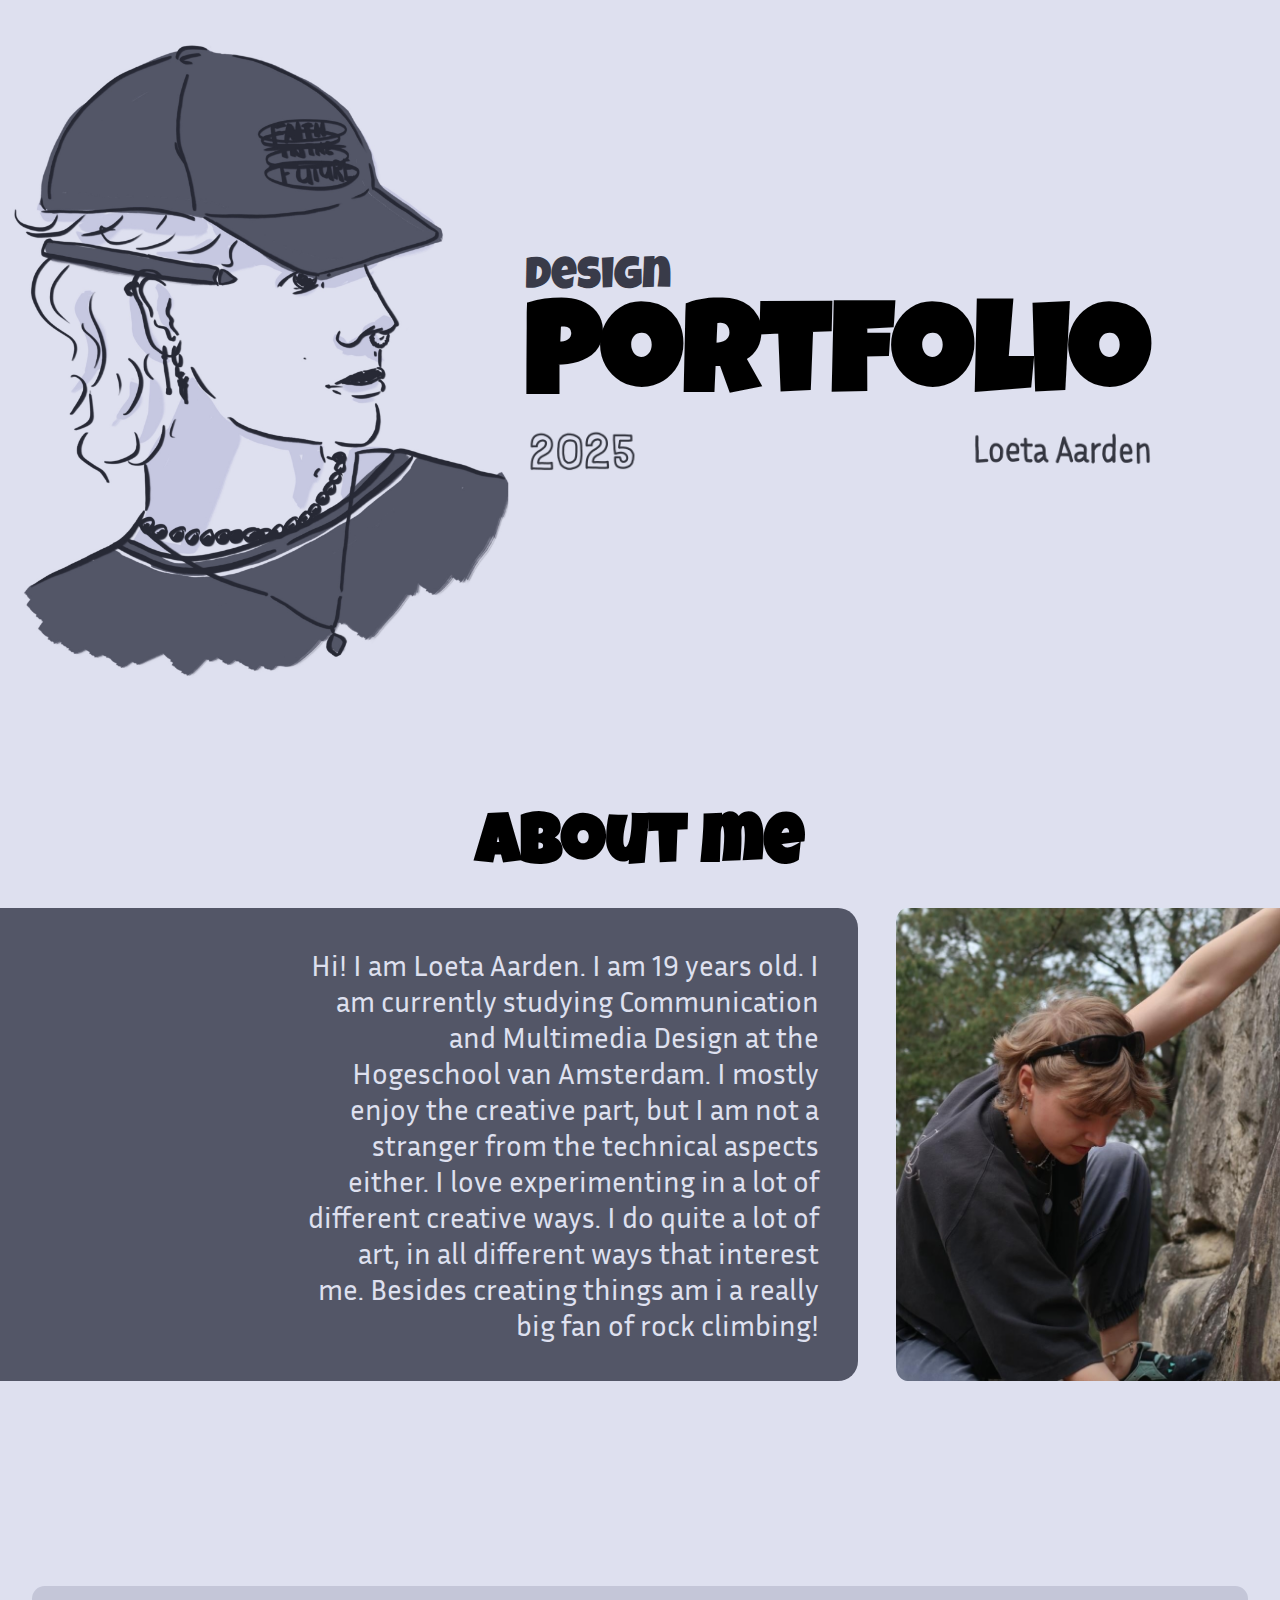
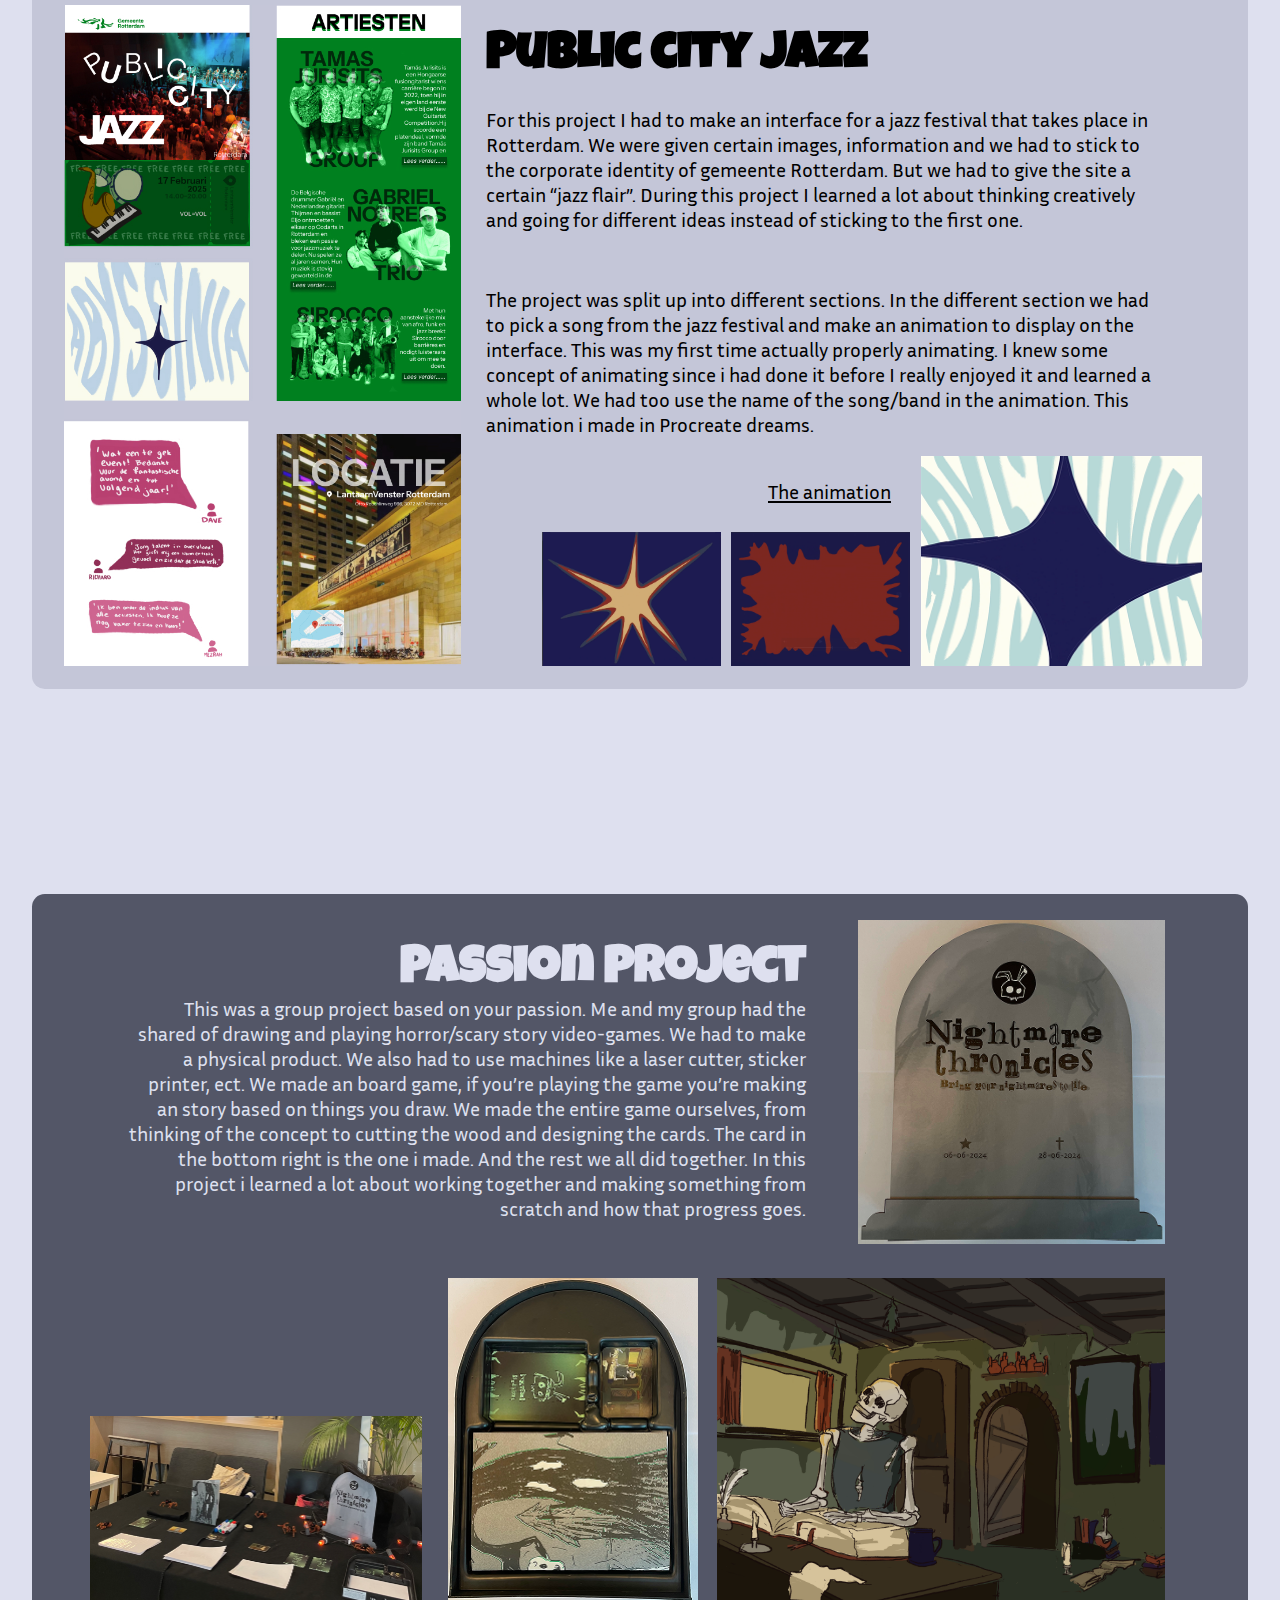
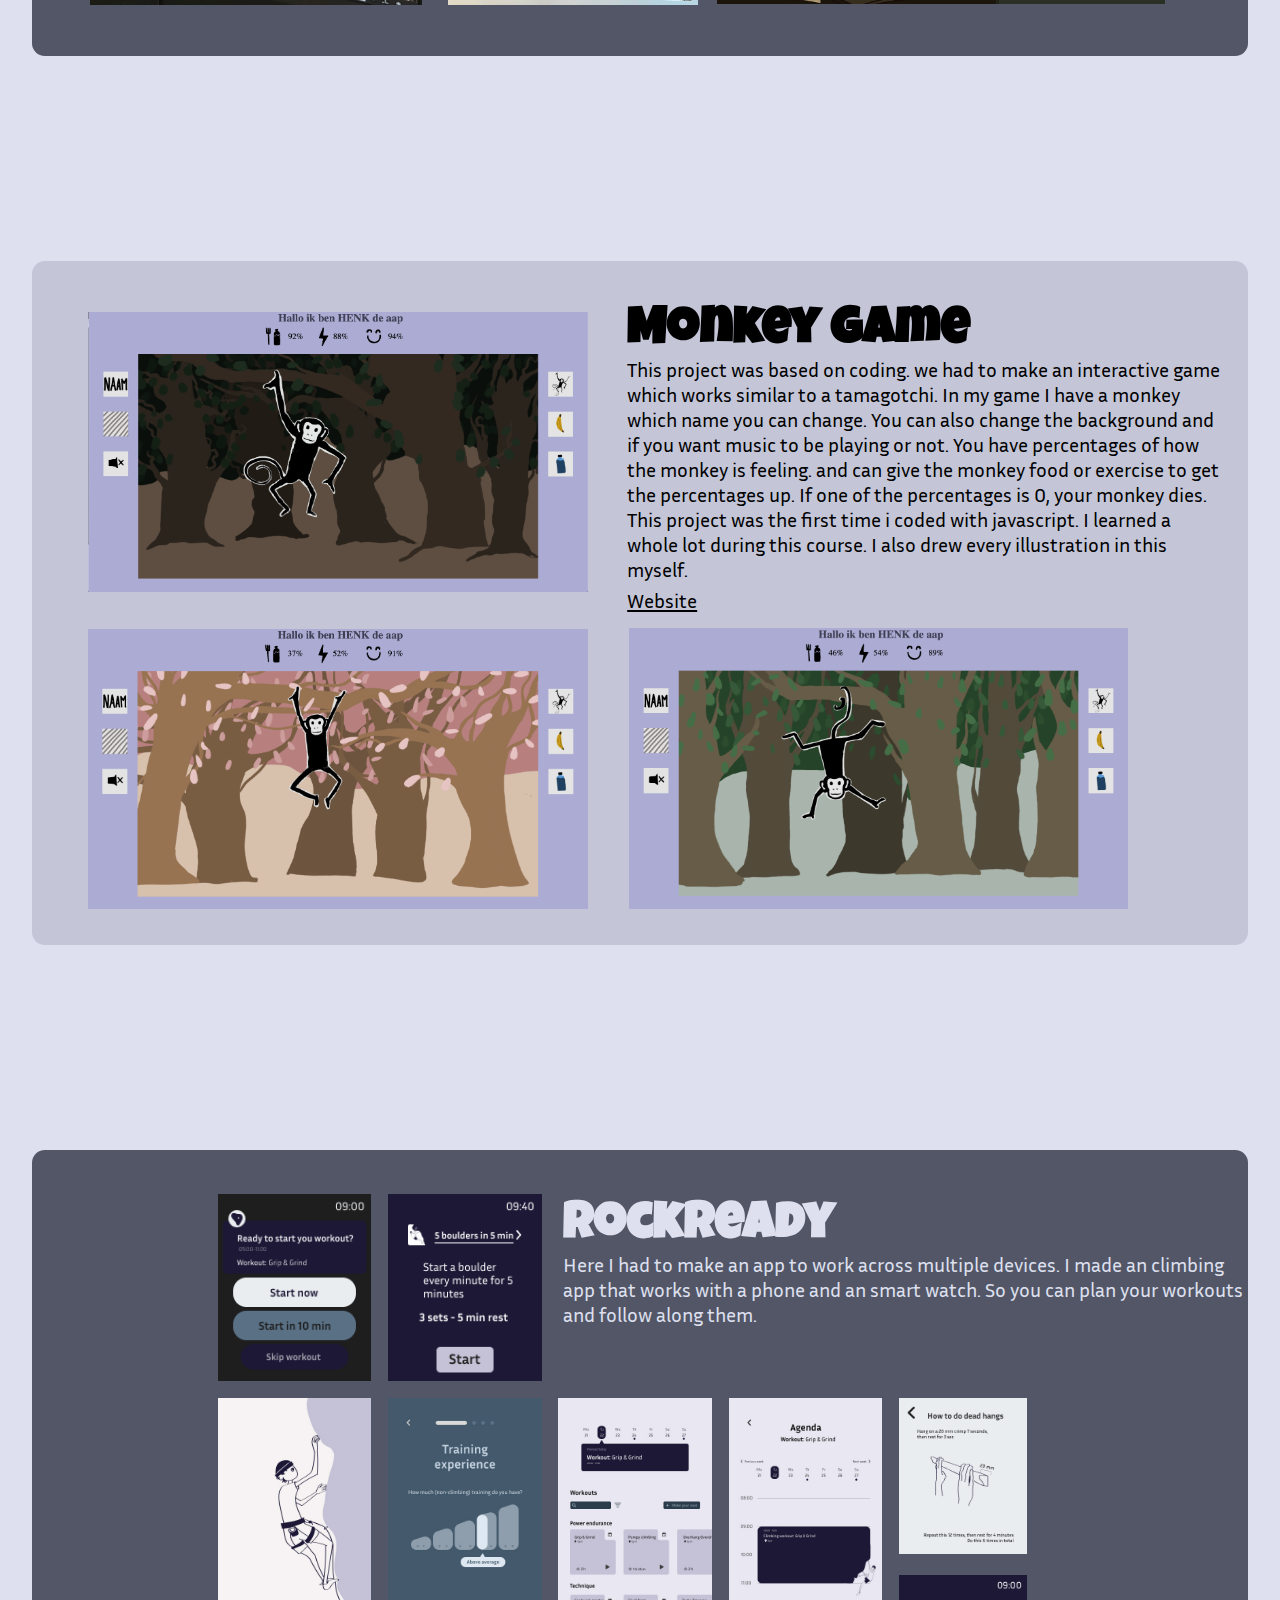
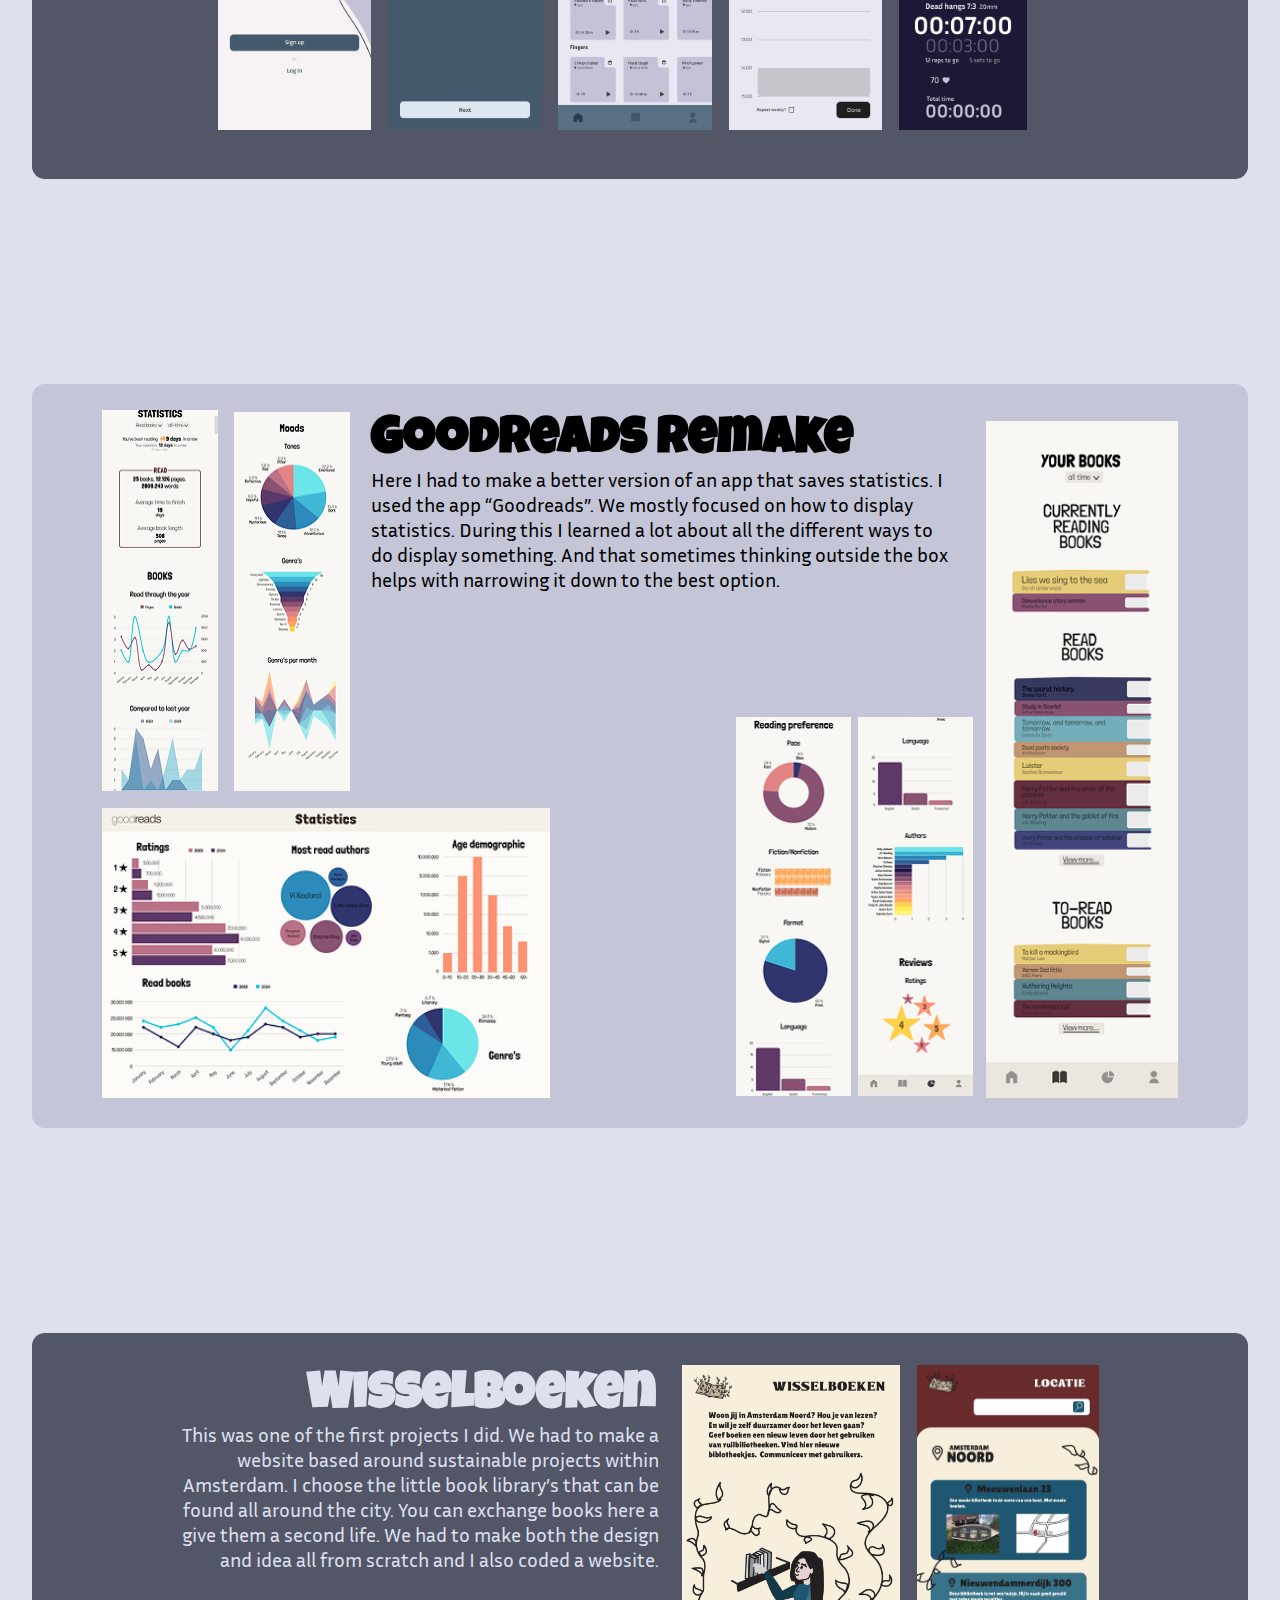
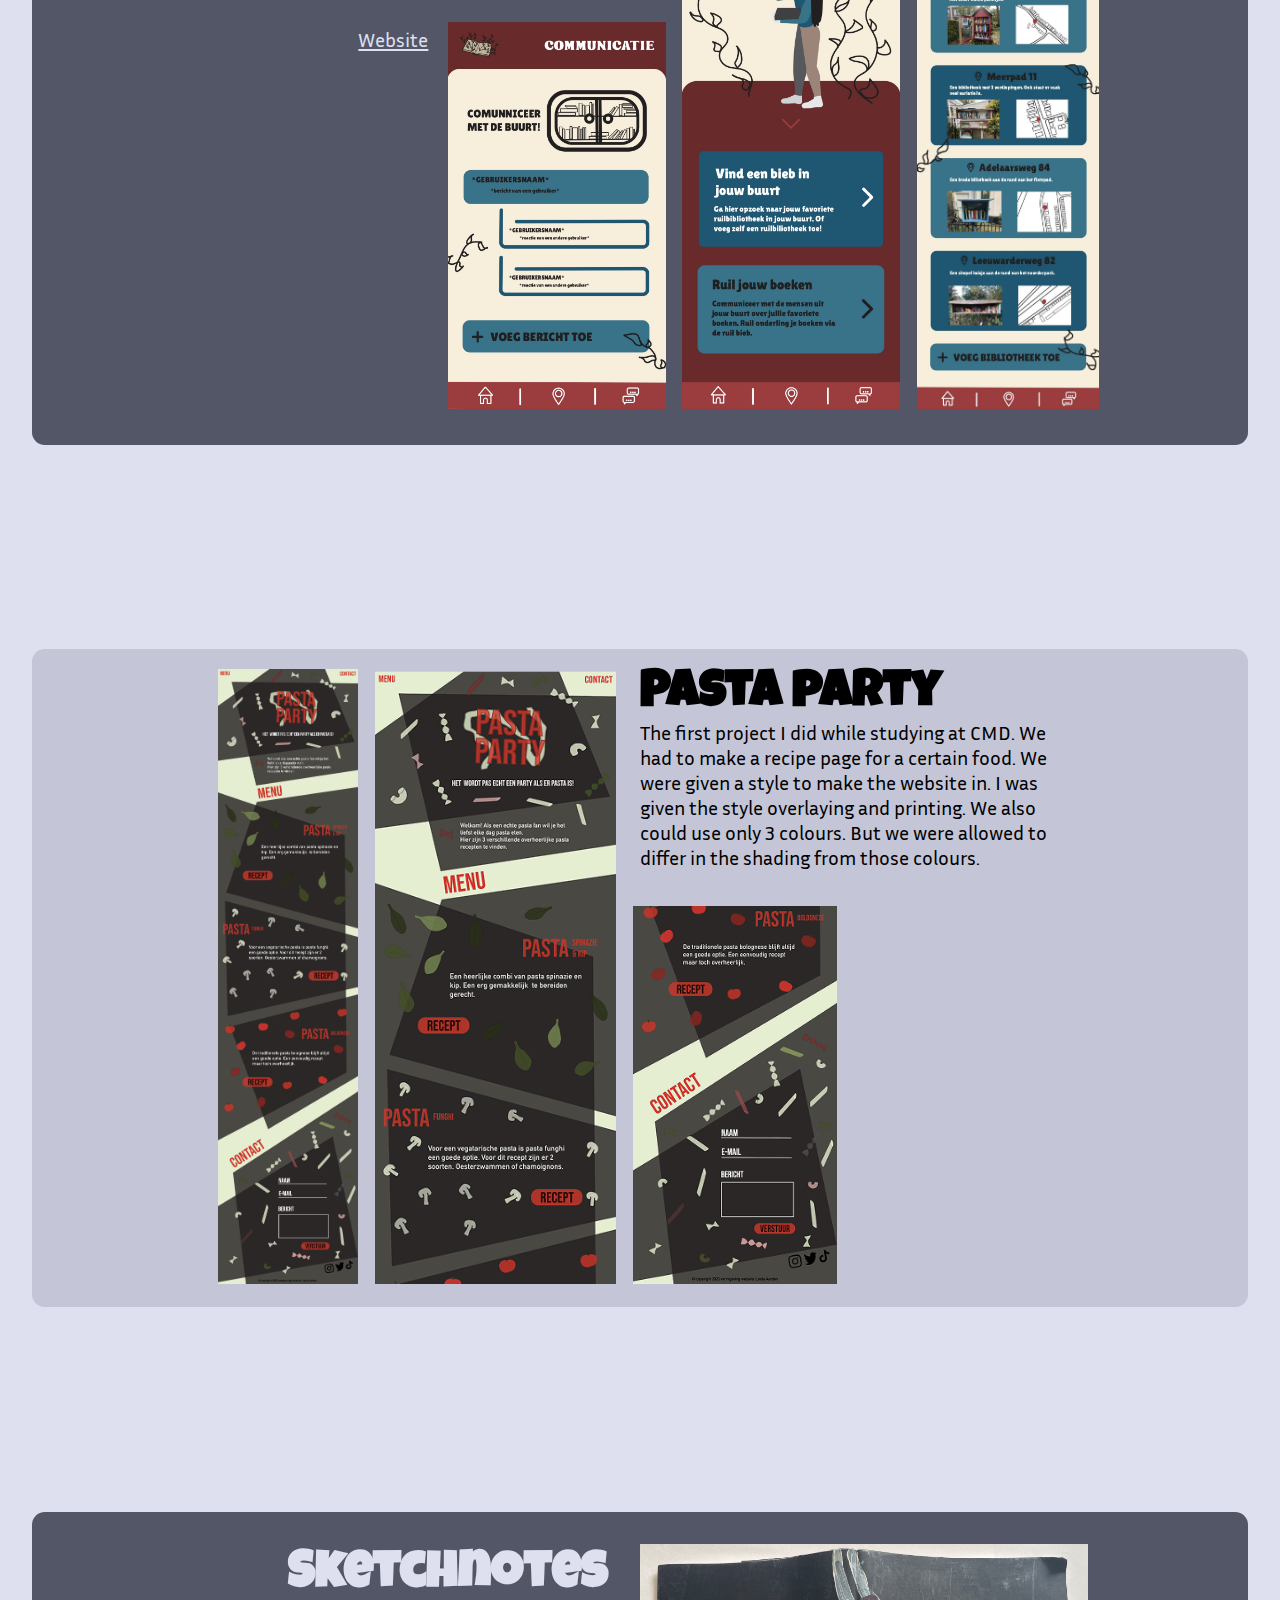
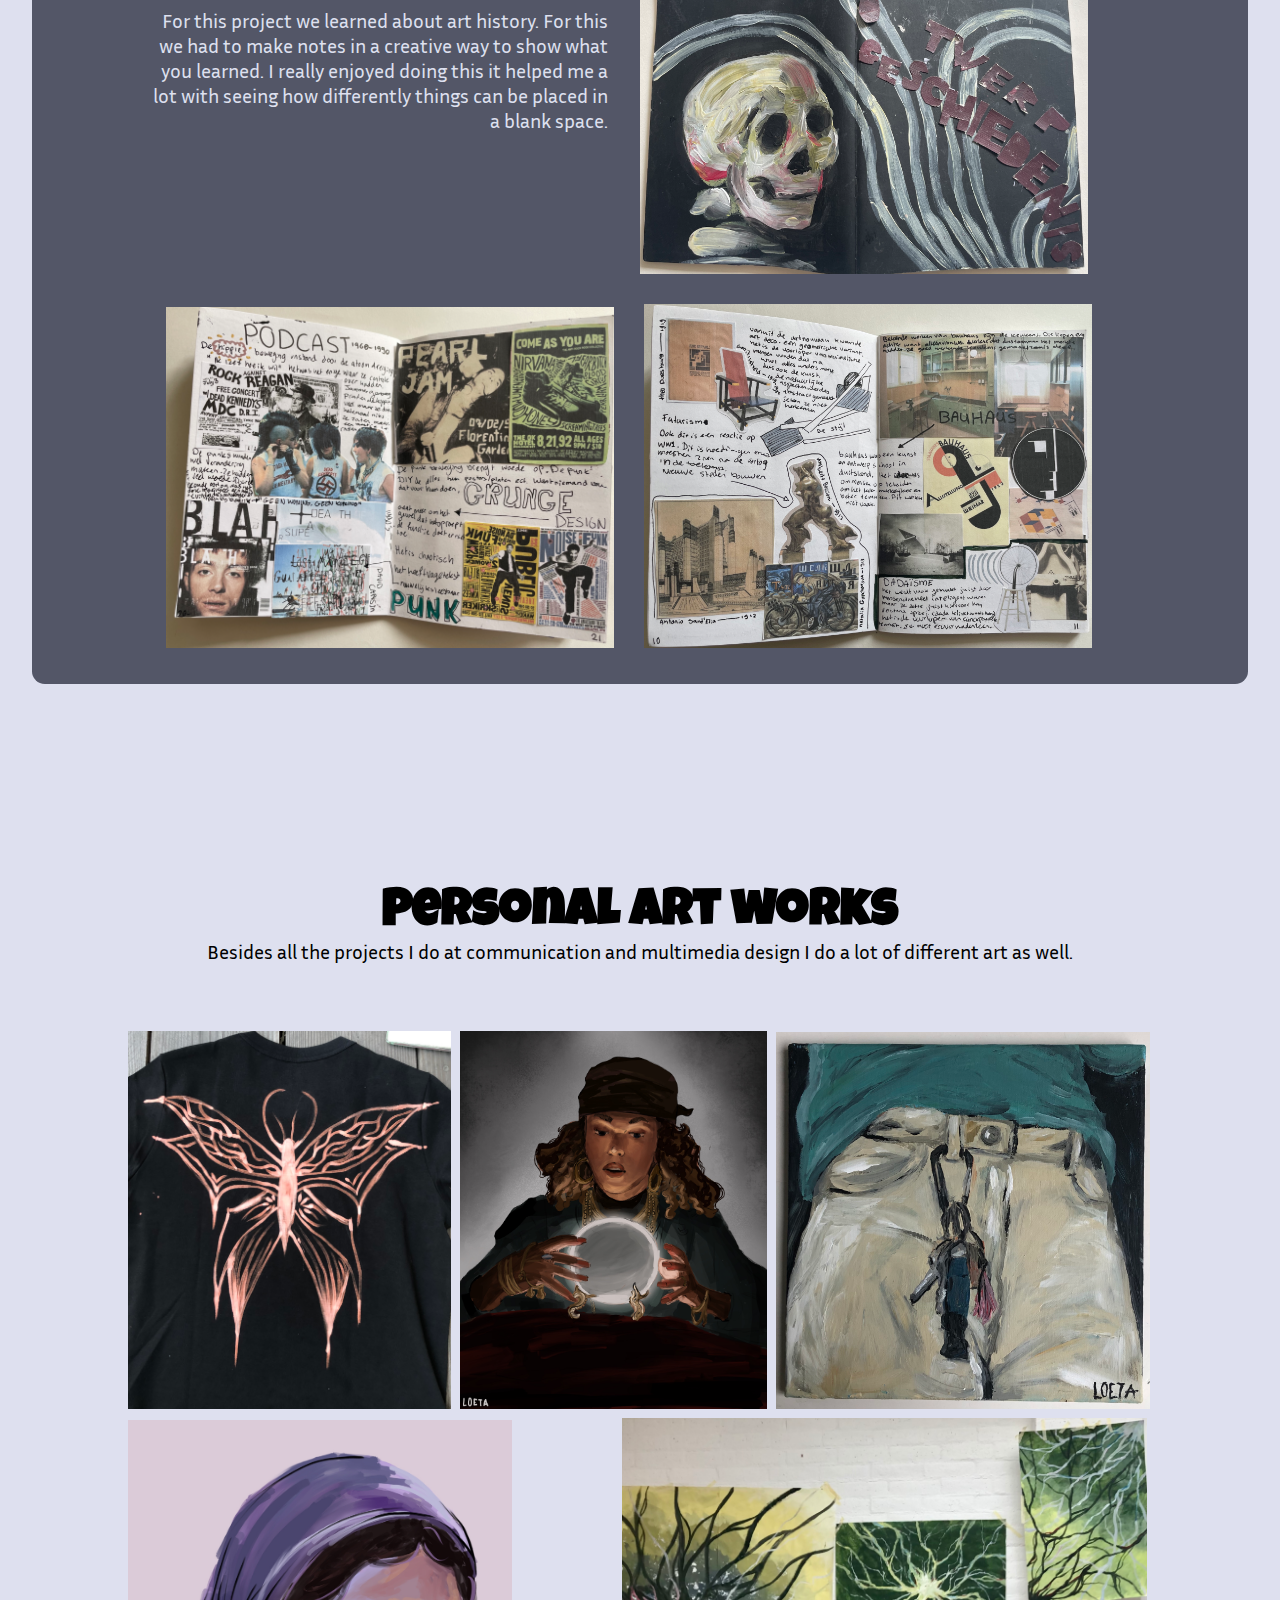
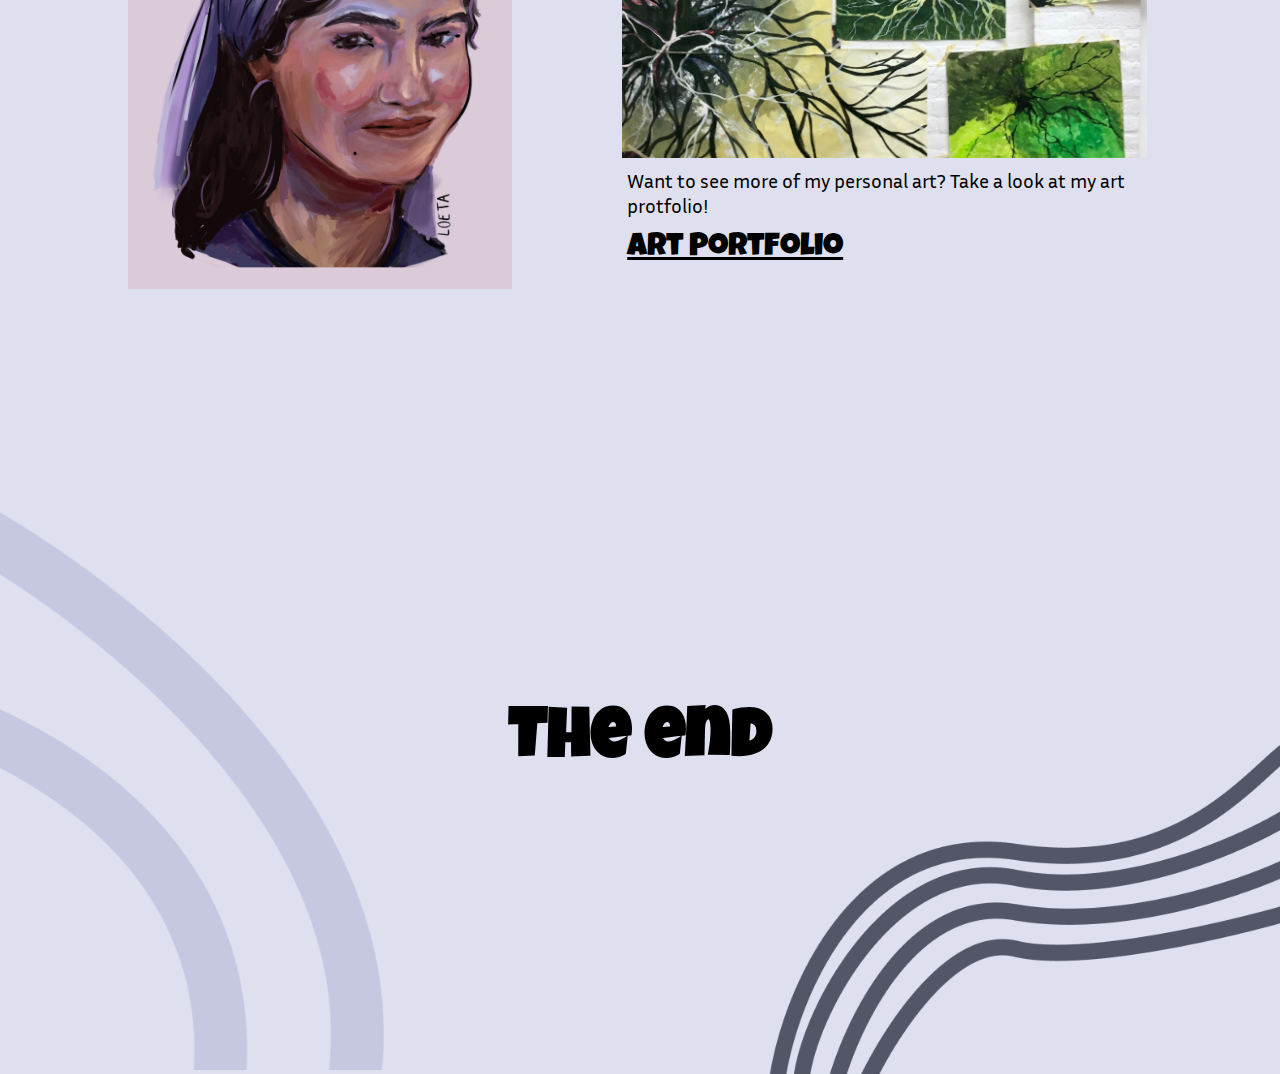
<file: index.html>
<!DOCTYPE html>
<html lang="en">
<head>
    <meta charset="UTF-8">
    <meta name="viewport" content="width=device-width, initial-scale=1.0">
    <title>Portfolio</title>
    <link href="styles/style.css" rel="stylesheet">
    <link rel="icon" href="images/favicon.png">
</head>
<body>
    <!-- <nav>
        <a href="index.html"><p>Portfolio</p></a>
        <a href="cv.html"><p>CV</p></a>
        <a href="contact.html"><p>Contact</p></a>
    </nav> -->
    <main>
        <section>
            <img src="images/me_hihi.jpg" alt="A drawn picture of me">
            <article>
                <p>Design</p>
                <h1>Portfolio</h1>
                <img src="images/2025-LoetaAarden.png" alt="2025 Loeta Aarden">
            </article>
        </section>

        <h2>About me</h2>
        <section>
            <p>Hi! I am Loeta Aarden. I am 19 years old. I am currently studying Communication and Multimedia Design at the Hogeschool van Amsterdam. I mostly enjoy the creative part, but I am not a stranger from the technical aspects either. I love experimenting in a lot of different creative ways. I do quite a lot of art, in all different ways that interest me. Besides creating things am i a really big fan of rock climbing!</p>
            <img src="images/Intropicture.jpg" alt="A picture of me climbing">
        </section>

        <section>
            <h3>Public city Jazz</h3>
            <p>For this project I had to make an interface for a jazz festival that takes place in Rotterdam. We were given certain images, information and we had to stick to the corporate identity of gemeente Rotterdam. But we had to give the site a certain “jazz flair”.  During this project I learned a lot about thinking creatively and going for different ideas instead of sticking to the first one.</p>
            <p>The project was split up into  different sections. In the different section we had to pick a song from the jazz festival and make an animation to display on the interface. This was my first time actually properly animating. I knew some concept of animating since i had done it before I really enjoyed it and learned a whole lot. We had too use the name of the song/band in the animation. This animation i made in Procreate dreams.</p>
            <a href="https://youtu.be/3tvPodZX7X4?si=BgOWITbq0WDqUfWl"><p>The animation</p></a>
            <img src="images/vormgevingjazz.jpg" alt="multiple images of a designed jazz website">
            <img src="images/animatie2.png" alt="a still of the animation">
            <img src="images/animatie3.png" alt="a still of the animation">
            <img src="images/animatie1.png" alt="a still of the animation">
        </section>

        <section>
            <h3>Passion Project</h3>
            <p>This was a group project based on your passion. Me and my group had the shared of drawing and playing horror/scary story video-games. We had to make a physical product. We also had to use machines like a laser cutter, sticker printer, ect. We made an board game, if you’re playing the game you’re making an story based on things you draw. We made the entire game ourselves, from thinking of the concept to cutting the wood and designing the cards. The card in the bottom right is the one i made. And the rest we all did together. In this project i learned a lot about working together and making something from scratch and how that progress goes.</p>
            <img src="images/passie4.jpeg" alt="een foto van het gemaakte product">
            <img src="images/passie3.png" alt="een foto van het gemaakte product">
            <img src="images/passie2.JPG" alt="een foto van het gemaakte product">
            <img src="images/passie1.png" alt="een foto van het gemaakte product">
        </section>

        <section>
            <h3>Monkey game</h3>
            <p>This project was based on coding. we had to make an interactive game which works similar to a tamagotchi. In my game I have a monkey which name you can change. You can also change the background and if you want music to be playing or not. You have percentages of how the monkey is feeling. and can give the monkey food or exercise to get the percentages up. If one of the percentages is 0, your monkey dies. This project was the first time i coded with javascript. I learned a whole lot during this course. I also drew every illustration in this myself.</p>
            <a href="https://loetaaarden.github.io/programmeren_eindopdracht_aap/"><p>Website</p></a>
            <img src="images/monkey1.png" alt="A picture of the website">
            <img src="images/monkey2.png" alt="A picture of the website">
            <img src="images/monkey3.png" alt="A picture of the website">
        </section>

        <section>
            <h3>RockReady</h3>
            <p>Here I had to make an app to work across multiple devices. I made an climbing app that works with a phone and an smart watch. So you can plan your workouts and follow along them.</p>
            <img src="images/rock1.png" alt="A picture of the website">
            <img src="images/rock2.png" alt="A picture of the website">
            <img src="images/rock3.jpg" alt="A picture of the website">
            <img src="images/rock4.jpg" alt="A picture of the website">
            <img src="images/rock5.jpg" alt="A picture of the website">
            <img src="images/rock6.jpg" alt="A picture of the website">
            <img src="images/rock7.png" alt="A picture of the website">
            <img src="images/rock8.png" alt="A picture of the website">
        </section>

        <section>
            <h3>Goodreads remake</h3>
            <p>Here I had to make a better version of an app that saves statistics. I used the app “Goodreads”. We mostly focused on how to display statistics. During this I learned a lot about all the different ways to do display something. And that sometimes thinking outside the box helps with narrowing it down to the best option.</p>
            <img src="images/goodreads stats1.png" alt="An image of the design">
            <img src="images/goodreads stats2.png" alt="An image of the design">
            <img src="images/goodreads dashboard.png" alt="An image of the design">
            <img src="images/goodreads stats3.png" alt="An image of the design">
            <img src="images/goodreads stats4.png" alt="An image of the design">
            <img src="images/goodreads books.png" alt="An image of the design">
        </section>

        <section>
            <h3>Wisselboeken</h3>
            <p>This was one of the first projects I did. We had to make a website based around sustainable projects within Amsterdam. I choose the little book library’s that can be found all around the city. You can exchange books here a give them a second life. We had to make both the design and idea all from scratch and I also coded a website.  </p>
            <a href="https://loetaaarden.github.io/wisselboeken/"><p>Website</p></a>
            <img src="images/wisselboeken3.jpg" alt="an image of the design">
            <img src="images/wisselboeken1.jpg" alt="an image of the design">
            <img src="images/wisselboeken2.jpg" alt="an image of the design">
        </section>
        
        <section>
            <h3>Pasta party</h3>
            <p>The first project I did while studying at CMD. We had to make a recipe page for a certain food. We were given a style to make the website in. I was given the style overlaying and printing. We also could use only 3 colours. But we were allowed to differ in the shading from those colours. </p>
            <img src="images/vormgevingPastaParty.png" alt="an image of the design">
            <img src="images/vormgevingPastaParty2.png" alt="an image of the design">
            <img src="images/vormgevingPastaParty3.png" alt="an image of the design">
        </section>

        <section>
            <h3>Sketchnotes</h3>
            <p>For this project we learned about art history. For this we had to make notes in a creative way to show what you learned. I really enjoyed doing this it helped me a lot with seeing how differently things can be placed in a blank space. </p>
            <img src="images/sketchnotes1.jpeg" alt="image of the book with sketchnotes in it">
            <img src="images/sketchnotes2.jpeg" alt="image of the book with sketchnotes in it">
            <img src="images/sketchnotes3.jpeg" alt="image of the book with sketchnotes in it">
        </section>

        <section>
            <h3>Personal art works</h3>
            <p>Besides all the projects I do at communication and multimedia design I do a lot of different art as well.</p>
            <img src="images/art1.jpeg" alt="Shirt with a bleach painting">
            <img src="images/art2.jpg" alt="A digital drawing">
            <img src="images/art3.jpeg" alt="A painting of an outfit">
            <img src="images/art4.jpg" alt="A digital painting of a woman">
            <img src="images/art5.jpeg" alt="A very big painting">
            <p>Want to see more of my personal art? Take a look at my art protfolio!</p>
            <a href="images/KunstPortfolioLoetaAarden.pdf" target="_blank"><p>Art Portfolio</p></a>
        </section>

        <section>
            <h2>The end</h2>
            <img src="images/line1.png" alt="a decrotive line">
            <img src="images/line2.png" alt="a decrotive line">
        </section>
    </main>
</body>
</html>
</file>
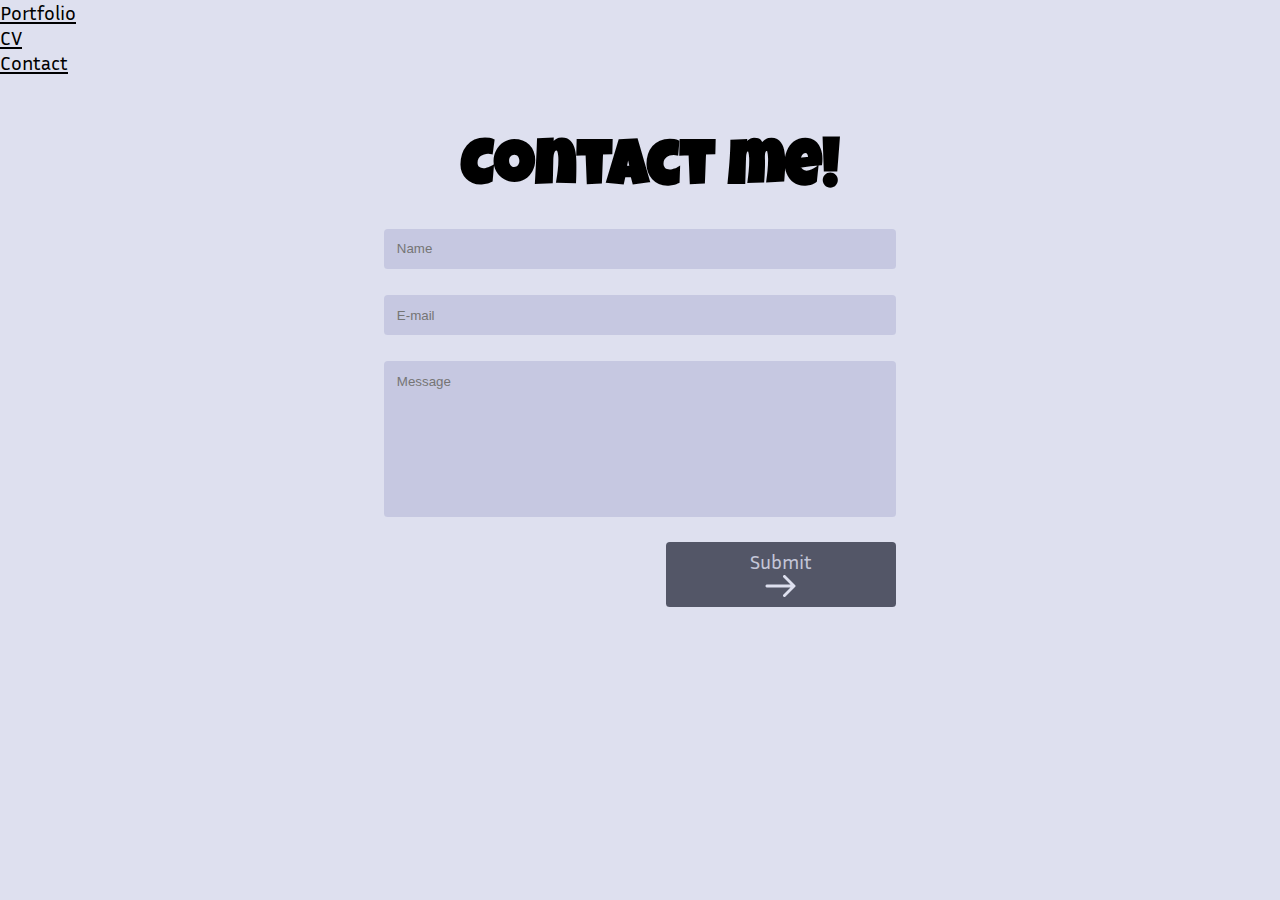
<file: contact.html>
<!DOCTYPE html>
<html lang="en">
<head>
    <meta charset="UTF-8">
    <meta name="viewport" content="width=device-width, initial-scale=1.0">
    <title>Contact</title>
    <link href="styles/style.css" rel="stylesheet">
</head>
<body class="contact">
    <nav>
        <a href="index.html"><p>Portfolio</p></a>
        <a href="cv.html"><p>CV</p></a>
        <a href="contact.html"><p>Contact</p></a>
    </nav>

    <main>
        <h1>Contact me!</h1>
        <form action="https://api.web3forms.com/submit" method="POST">
            <input type="hidden" name="access_key" value="eda88f88-60d5-4b27-97fa-c43993aff5f0">
            <input type="text" name="name" placeholder="Name" required>
            <input type="email" name="email" placeholder="E-mail" required>
            <input type="message" name="message" placeholder="Message" required>
            <button type="submit"><p>Submit</p><img src="images/arrow.png" alt="an arrow"></button>
        </form>
    </main>

</body>
</html>
</file>
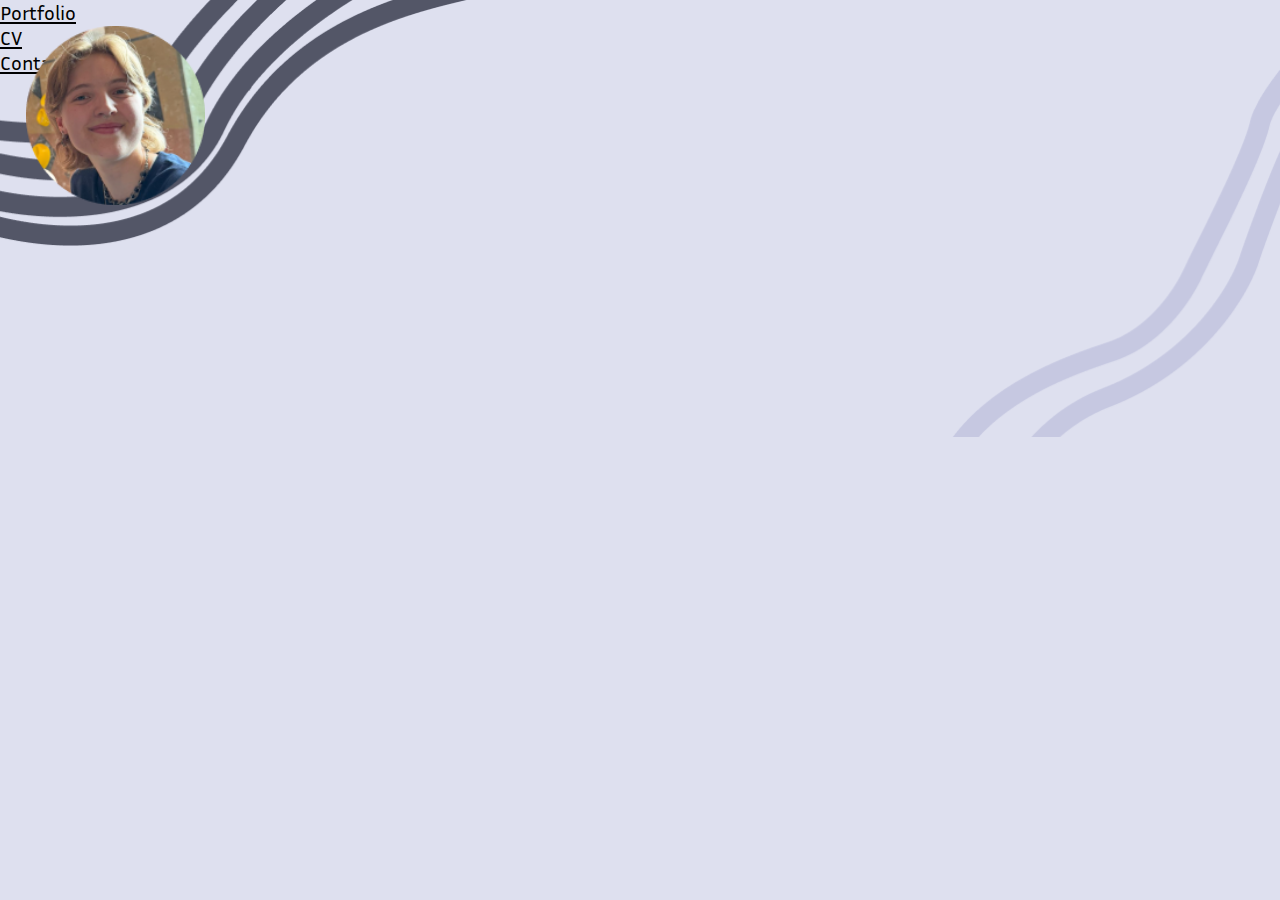
<file: cv.html>
<!DOCTYPE html>
<html lang="en">
<head>
    <meta charset="UTF-8">
    <meta name="viewport" content="width=device-width, initial-scale=1.0">
    <title>CV</title>
    <link href="styles/style.css" rel="stylesheet">
</head>
<body>
    <nav>
        <a href="index.html"><p>Portfolio</p></a>
        <a href="cv.html"><p>CV</p></a>
        <a href="contact.html"><p>Contact</p></a>
    </nav>

    <main class="cv">
        <img src="images/cvintropic.png" alt="A introdcution picture of me">

        <img src="images/linecv1.png" alt="a decrotive line">
        <img src="images/linecv2.png" alt="a decrotive line">
    </main>
</body>
</html>
</file>
<file: styles/style.css>
*, *::after, *::before {
    box-sizing:border-box;  
    margin: 0;
    padding: 0;
}

:root {
    --background-color: #DEE0EF;
    --dark-color: #393B49;
    --accent-color1: #C4C6D8;
    --accent-color2: #535667;
    --accent-color3: #C6C8E1;
}

/* lettertypes */

@font-face {
    font-family: 'LuckiestGuy';
    src: url('../fonts/LuckiestGuy-Regular.ttf');
    font-weight: normal;
    font-style: normal;
}

@font-face {
    font-family: 'InriaRegular';
    src: url('../fonts/InriaSans-Regular.ttf');
    font-weight: normal;
    font-style: normal;
}

@font-face {
    font-family: 'InriaBold';
    src: url('../fonts/InriaSans-Bold.ttf');
    font-weight: normal;
    font-style: normal;
}

@font-face {
    font-family: 'InriaLight';
    src: url('../fonts/InriaSans-Light.ttf');
    font-weight: normal;
    font-style: normal;
}

body {
    background-color: var(--background-color);
}

p {
    font-family: InriaRegular;
    font-size: 1.6vw;
}

a {
    color: black;
}

h3 {
    font-family: LuckiestGuy;
    font-size: 4vw;
}

/* nav */
/* 
nav{
    display: flex;
    justify-content: end;
    margin: 1.8vw;
}

nav a:first-child, nav a:nth-child(2){
    border-right: 0.2vw solid var(--dark-color);
    margin-right: 1vw;
    padding-right: 1vw;
    height: 2vw;
}

nav a p {
    font-family: InriaBold;
    color: var(--dark-color);
    font-size: 1.4vw;
}

nav a {
    text-decoration-color: var(--dark-color);
} */
main section:nth-of-type(1) > img {
    margin-top: 3vw;
}


/* intro */

main section:first-of-type {
    display: flex;
}

main section:first-of-type > img {
    height: auto;
    width: 41vw;
}

main section:first-of-type article {
    display: flex;
    flex-direction: column;
    margin-top: 20vw;
}

main section:first-of-type article h1 {
    font-size: 10vw;
    font-family: LuckiestGuy;
}

main section:first-of-type article p {
    font-size: 3.5vw;
    font-family: LuckiestGuy;
    color: var(--dark-color);
}

main section:first-of-type article img {
    width: 50vw;
    max-height: 6.5vh;
}

/* about me */
h2 {
    font-family: LuckiestGuy;
    font-size: 5.5vw;
    margin-top: 10vw;
    margin-bottom: 2vw;
    text-align: center;
}

main section:nth-of-type(2) {
    display: flex;
}

main section:nth-of-type(2) p {
    background-color: var(--accent-color2);
    color: var(--background-color);
    padding: 1vw;
    margin-right: 3vw;
    font-size: 2.3vw;
    padding: 3vw;
    padding-left: 24%;
    text-align: right;
    border-radius: 0% 20px 20px 0%;
}

main section:nth-of-type(2) img {
    height: auto;
    width: 30vw;
    border-radius: 3% 0% 0% 3%;
}

/* public city jazz */

main section:nth-of-type(3) {
    background-color: var(--accent-color1);
    margin: 2.5vw;
    margin-top: 16vw;
    padding: 1.5vw 2.5vw;
    position: relative;
    border-radius: 1vw;
}

main section:nth-of-type(3) h3 {
    position: absolute;
    margin-left: 33vw;
    margin-top: 2vw;
}


main section:nth-of-type(3) p {
    position: absolute;
    margin-left: 33vw;
    margin-right: 6vw;
}

main section:nth-of-type(3) a p:first-of-type{ 
    margin-top: 37vw;
    margin-left: 55vw;
}

main section:nth-of-type(3) a p{
    text-decoration: underline;
}

main section:nth-of-type(3) p:nth-of-type(1) {
    margin-top: 8vw;
}

main section:nth-of-type(3) p:nth-of-type(2) {
    margin-top: 22vw;
}

main section:nth-of-type(3) p:nth-of-type(3) {
    margin-left: 32vw;
}

main section:nth-of-type(3) img {
    height: auto;
    width: 31vw;
}

main section:nth-of-type(3) img:nth-of-type(2), main section:nth-of-type(3) img:nth-of-type(3) {
    height: auto;
    width: 14vw;
    margin-left: 0.5vw;
}

main section:nth-of-type(3) img:nth-of-type(2) {
    margin-left: 6vw;
}

main section:nth-of-type(3) img:nth-of-type(4) {
    height: auto;
    width: 22vw;
    margin-left: 0.5vw;
}

/* passion project */

main section:nth-of-type(4) {
    background-color: var(--accent-color2);
    margin: 2.5vw;
    margin-top: 16vw;
    padding: 1.5vw 2.5vw;
    padding-top: 4vw;
    padding-bottom: 34vw;
    position: relative;
    border-radius: 1vw;
}

main section:nth-of-type(4) p, main section:nth-of-type(4) h3{
    color: var(--background-color);
    text-align: end;
    margin-right: 32vw;
    margin-left: 5vw;
}

main section:nth-of-type(4) img{
    position: absolute;
}

main section:nth-of-type(4) img:nth-of-type(1){
    width: 26vw;
    height: auto;
    margin-left: 2vw;
    top: 40.8vw;
}

main section:nth-of-type(4) img:nth-of-type(2){
    width: 19.5vw;
    height: auto;
    margin-left: 30vw;
    top: 30vw;
}

main section:nth-of-type(4) img:nth-of-type(3){
    width: 35vw;
    height: auto;
    margin-left: 51vw;
    top: 30vw;
}

main section:nth-of-type(4) img:nth-of-type(4){
    width: 24vw;
    height: auto;
    margin-left: 62vw;
    top: 2vw;
}

/* monkey game */
main section:nth-of-type(5) {
    background-color: var(--accent-color1);
    margin: 2.5vw;
    margin-top: 16vw;
    padding: 1.5vw 2.5vw;
    position: relative;
    border-radius: 1vw;
}

main section:nth-of-type(5) p, main section:nth-of-type(5) h3{
    position: absolute;
    margin-left: 44vw;
    margin-right: 2vw;
    margin-top: 2vw;
}

main section:nth-of-type(5) p {
    margin-top: 6vw;
}

main section:nth-of-type(5) a p {
    margin-top: 24vw;
    text-decoration: underline;
}

main section:nth-of-type(5) img{
    width: 39vw;
    height: auto;
    margin: 2.5vw 1vw 1vw 1.9vw;
}

main section:nth-of-type(5) img:nth-of-type(1){
    margin-right: 15vw;
    margin-bottom: 0vw;
}


/* rockready */
main section:nth-of-type(6) {
    background-color: var(--accent-color2);
    margin: 2.5vw;
    margin-top: 16vw;
    padding: 3vw 2.5vw;
    position: relative;
    border-radius: 1vw;
}

main section:nth-of-type(6) p, main section:nth-of-type(6) h3{
    color: var(--background-color);
    position: absolute;
    margin-left: 39vw;
    margin-top: 1vw;
}

main section:nth-of-type(6) p {
    margin-top: 5vw;
}

main section:nth-of-type(6) img{
    width: 12vw;
    height: auto;
    margin: 0.5vw;
}

main section:nth-of-type(6) img:nth-of-type(2){
    margin-right: 45vw;
}

main section:nth-of-type(6) img:nth-of-type(1),main section:nth-of-type(6) img:nth-of-type(3){
    margin-left: 12vw;
}

main section:nth-of-type(6) img:nth-of-type(7){
    position: absolute;
}

main section:nth-of-type(6) img:nth-of-type(7),main section:nth-of-type(6) img:nth-of-type(8){
    width: 10vw;
}

/* goodreads remake */
main section:nth-of-type(7) {
    background-color: var(--accent-color1);
    margin: 2.5vw;
    margin-top: 16vw;
    padding: 1.5vw 2.5vw;
    position: relative;
    border-radius: 1vw;
}

main section:nth-of-type(7) p, main section:nth-of-type(7) h3{
    position: absolute;
    margin-left: 24vw;
    margin-right: 23vw;
    margin-top: 1vw;
}

main section:nth-of-type(7) p {
    margin-top: 5vw;
}

main section:nth-of-type(7) img{
    width: 9vw;
    height: auto;
    margin: 0.5vw;
}

main section:nth-of-type(7) img:nth-of-type(1) {
    margin-left: 3vw;
}

main section:nth-of-type(7) img:nth-of-type(2) {
    margin-right: 60vw;
}

main section:nth-of-type(7) img:nth-of-type(3) {
    width: 35vw;
    margin-right: 14vw;
    margin-left: 3vw;
}

main section:nth-of-type(7) img:nth-of-type(4),main section:nth-of-type(7) img:nth-of-type(5) {
    position: absolute;
    top: 25.5vw;
}

main section:nth-of-type(7) img:nth-of-type(5) {
    margin-left: 10vw;
}

main section:nth-of-type(7) img:nth-of-type(6) {
    position: absolute;
    width: 15vw;
    top: 2.4vw;
    margin-left: 20vw;
}

/* wisselboeken */
main section:nth-of-type(8) {
    background-color: var(--accent-color2);
    margin: 2.5vw;
    margin-top: 16vw;
    padding: 2vw 2.5vw;
    position: relative;
    border-radius: 1vw;
}

main section:nth-of-type(8) p, main section:nth-of-type(8) h3{
    color: var(--background-color);
    position: absolute;
    text-align: end;
    margin-right: 46vw;
}

main section:nth-of-type(8) h3 {
    top: 3vw;
    left: 21.5vw;
}

main section:nth-of-type(8) p {
    margin-top: 5vw;
    margin-left: 8vw;
}

main section:nth-of-type(8) a {
    text-decoration-color: var(--background-color);
}

main section:nth-of-type(8) a p {
    margin-top: 21vw;
    margin-left: 23vw;
    text-decoration: underline;
}

main section:nth-of-type(8) img{
    width: 17vw;
    height: auto;
    margin: 0.5vw;
}

main section:nth-of-type(8) img:nth-of-type(1){
    margin-left: 30vw;
}

main section:nth-of-type(8) img:nth-of-type(3){
    width: 14.2vw;
}

/* pasta party */
main section:nth-of-type(9) {
    background-color: var(--accent-color1);
    margin: 2.5vw;
    margin-top: 16vw;
    padding: 1.5vw 2.5vw;
    position: relative;
    border-radius: 1vw;
}

main section:nth-of-type(9) p, main section:nth-of-type(9) h3{
    position: absolute;
    margin-left: 45vw;
    margin-right: 15vw;
}

main section:nth-of-type(9) p {
    margin-top: 4vw;
}

main section:nth-of-type(9) img:nth-of-type(1){
    width: 11vw;
    height: auto;
    margin-left: 12vw;
}

main section:nth-of-type(9) img:nth-of-type(2){
    width: 18.8vw;
    height: auto;
    margin-left: 1vw;
}

main section:nth-of-type(9) img:nth-of-type(3) {
    width: 16vw;
    height: auto;
    margin-left: 1vw;
}

/* sketchnotes */
main section:nth-of-type(10) {
    background-color: var(--accent-color2);
    margin: 2.5vw;
    margin-top: 16vw;
    padding: 1.5vw 2.5vw;
    position: relative;
    border-radius: 1vw;
}

main section:nth-of-type(10) p, main section:nth-of-type(10) h3{
    position: absolute;
    color: var(--background-color);
    text-align: end;
    margin-right: 50vw;
}

main section:nth-of-type(10) h3{
    top: 3vw;
    left: 20vw;
}

main section:nth-of-type(10) p {
    margin-top: 6vw;
    margin-left: 6vw;
}

main section:nth-of-type(10) img{
    width: 35vw;
    height: auto;
    margin: 1vw;
}

main section:nth-of-type(10) img:nth-of-type(1){
    margin-left: 45vw;
}

main section:nth-of-type(10) img:nth-of-type(2){
    margin-left: 8vw;
}

/* personal art works */
main section:nth-of-type(11){
    margin-top: 16vw;
}

main section:nth-of-type(11) p:first-of-type, main section:nth-of-type(11) h3{
    text-align: center;
}

main section:nth-of-type(11) p:first-of-type {
    margin-bottom: 5vw;
}

main section:nth-of-type(11) img{
    width: 24vw;
    height: auto;
    margin: 0.2vw;
}

main section:nth-of-type(11) img:nth-of-type(1){
    width: 25.2vw;
    margin-left: 10vw;
}

main section:nth-of-type(11) img:nth-of-type(3){
    width: 29.2vw;
}

main section:nth-of-type(11) img:nth-of-type(4){
    width: 30vw;
    margin-left: 10vw;
}

main section:nth-of-type(11) img:nth-of-type(5){
    width: 41vw;
    margin-bottom: 10.5vw;   
    margin-left: 8.1vw; 
}

main section:nth-of-type(11) p:nth-of-type(2), main section:nth-of-type(11) a p{
    position: absolute;
    margin-left: 49vw;
    margin-right: 10vw;
    margin-top: -10vw;
}

main section:nth-of-type(11) a p{
    font-family: LuckiestGuy;
    text-decoration: underline;
    font-size: 2.5vw;
    margin-top: -5vw;
}

/* the end */

main section:nth-of-type(12) {
    margin-top: 32vw;
}

main section:nth-of-type(12) img {
    position: absolute;
    margin-top: -25vw;
    width: 30vw;
    height: auto;
}

main section:nth-of-type(12) img:nth-of-type(2) {
    position: absolute;
    margin-top: -5.5vw;
    margin-left: 60vw;
    width: 40vw;
}

/* cv */

.cv img {
    position: absolute;
    top: 0;
}

.cv img:nth-of-type(1) {
    width: 14vw;
    margin: 2vw;
    z-index: 3;
}

.cv img:nth-of-type(2) {
    width: 42vw;
}

.cv img:nth-of-type(3) {
    width: 28vw;
    bottom: 0;
    right: 0;
}

.contact main h1 {
    font-family: LuckiestGuy;
    font-size: 5vw;
    margin-left: 6vw;
    padding-bottom: 2vw;
}

.contact main {
    margin: 5vw 30vw;
}

.contact main form {
    display: flex;
    flex-direction: column;
}

.contact main form input {
    background-color: var(--accent-color3);
    border: none;
    padding: 1vw;
    margin-bottom: 2vw;
    border-radius: 0.3vw;
}

.contact main form input[type="message"] {
    padding-bottom: 10vw;
}

.contact main form button {
    background-color: var(--accent-color2);
    border: none;
    padding: 0.5vw;
}

.contact main form button {
   color: var(--accent-color1);
   width: 18vw;
   align-self: flex-end;
   border-radius: 0.3vw;
   flex-direction: row;
}

/* .contact main form input:focus {
    background-color: var(--dark-color);
} */
</file>
